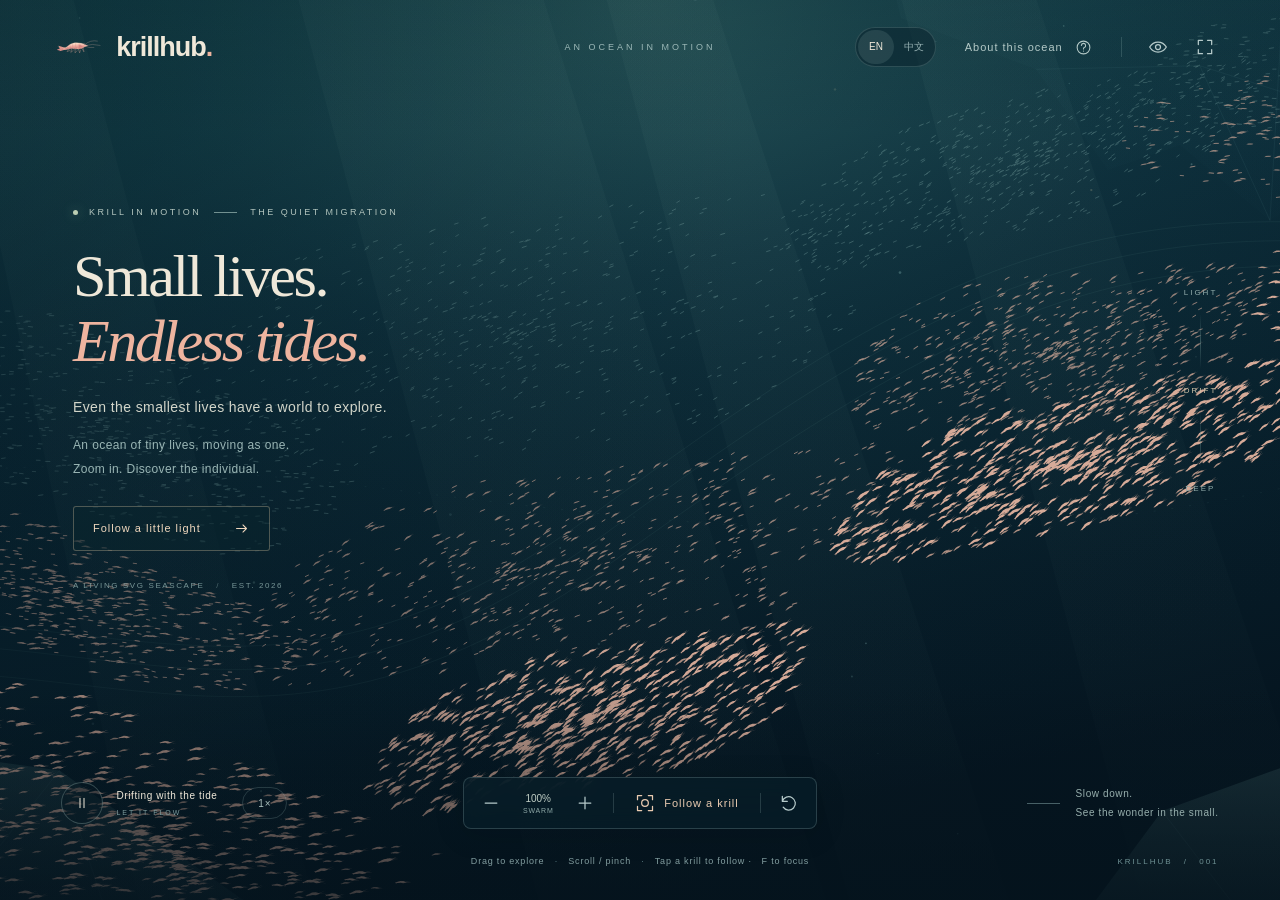
<file: public/index.html>
<!doctype html>
<html lang="en">
<head>
  <!-- Generated by scripts/render_locales.py; edit templates/ and locales/. -->
  <meta charset="utf-8">
  <meta name="viewport" content="width=device-width, initial-scale=1, viewport-fit=cover">
  <meta name="theme-color" content="#071e29">
  <meta name="description" content="Explore a peaceful krill migration in an interactive SVG ocean. Drag, zoom and follow the swarm through a gently animated 2.5D seascape.">
  <meta name="color-scheme" content="dark">
  <title>Krillhub — Interactive Krill Migration</title>
  <meta name="robots" content="index, follow">
  <link rel="canonical" href="https://krillhub.com/">
  <link rel="alternate" hreflang="en" href="https://krillhub.com/">
  <link rel="alternate" hreflang="zh-Hans" href="https://krillhub.com/zh/">
  <link rel="alternate" hreflang="x-default" href="https://krillhub.com/">
  <meta property="og:type" content="website">
  <meta property="og:site_name" content="Krillhub">
  <meta property="og:title" content="Krillhub — Interactive Krill Migration">
  <meta property="og:description" content="Explore a peaceful krill migration in an interactive SVG ocean. Drag, zoom and follow the swarm through a gently animated 2.5D seascape.">
  <meta property="og:url" content="https://krillhub.com/">
  <meta property="og:locale" content="en_US">
  <meta property="og:locale:alternate" content="zh_CN">
  <script type="application/ld+json">
  {
    "@context": "https://schema.org",
    "@type": "WebSite",
    "name": "Krillhub",
    "url": "https://krillhub.com/"
  }
  </script>
  <link rel="icon" href="./favicon.png" type="image/png" sizes="96x96">
  <link rel="stylesheet" href="./style.css">
  <script src="./swarm.js" defer></script>
  <script src="./app.js" defer></script>
</head>
<body>
  <a class="skip-link" href="#scene">Skip to the interactive ocean</a>
  <main id="ocean" aria-label="Krillhub interactive krill migration"
    data-i18n-krill-label="KRILL {number}"
    data-i18n-following="Following · {label}"
    data-i18n-lost-krill="This little light has drifted away. Press F to find your next companion."
    data-i18n-play="Play animation"
    data-i18n-pause="Pause animation"
    data-i18n-motion-paused="A moment of stillness"
    data-i18n-motion-playing="Drifting with the tide"
    data-i18n-speed="Animation speed {speed}×; select to change"
    data-i18n-exit-immersive="Exit immersive mode"
    data-i18n-enter-immersive="Enter immersive mode"
    data-i18n-fullscreen-unavailable="Fullscreen is unavailable in this browser. Try immersive mode instead."
    data-i18n-exit-fullscreen="Exit fullscreen"
    data-i18n-enter-fullscreen="Enter fullscreen"
    data-i18n-lod-swarm="SWARM"
    data-i18n-lod-shapes="SHAPES"
    data-i18n-lod-detail="DETAIL">
    <svg id="scene" xmlns="http://www.w3.org/2000/svg" tabindex="0" role="region" aria-label="Interactive krill migration scene" aria-describedby="scene-help" viewBox="0 0 1600 1000">
      <title>The quiet migration — an ocean in motion</title>
      <desc>Dense coral-pink swarms move through blue-green water. Distant specks reveal individual krill as you zoom in. Drag to pan, scroll or pinch to zoom, select a speck to follow. F focuses, 0 resets, Space pauses.</desc>
      <defs>
        <linearGradient id="ocean-fill" x1="0" y1="0" x2=".3" y2="1">
          <stop stop-color="#12444c"/><stop offset=".42" stop-color="#0a2936"/><stop offset="1" stop-color="#051520"/>
        </linearGradient>
        <radialGradient id="surface-glow" cx=".5" cy="0" r=".85">
          <stop stop-color="#95d3bb" stop-opacity=".19"/><stop offset=".48" stop-color="#4c9897" stop-opacity=".06"/><stop offset="1" stop-color="#0b2632" stop-opacity="0"/>
        </radialGradient>
        <linearGradient id="ray-fill" x1="0" y1="0" x2=".2" y2="1">
          <stop stop-color="#bee3c7" stop-opacity=".065"/><stop offset="1" stop-color="#a7e3d8" stop-opacity="0"/>
        </linearGradient>
        <linearGradient id="shell-fill" x1=".2" y1="0" x2=".5" y2="1">
          <stop stop-color="#fff0d4"/><stop offset=".38" stop-color="#f4baab"/><stop offset="1" stop-color="#c97471"/>
        </linearGradient>
        <linearGradient id="tail-fill" x1="1" y1="0" x2="0" y2="1">
          <stop stop-color="#f3b9a3"/><stop offset="1" stop-color="#b8656c"/>
        </linearGradient>
        <linearGradient id="ice-fill" x1="0" y1="0" x2="0" y2="1">
          <stop stop-color="#82b9b1" stop-opacity=".18"/><stop offset="1" stop-color="#235766" stop-opacity=".02"/>
        </linearGradient>
        <!-- A reusable, hand-drawn 2D krill. The head points along +x. -->
        <g id="krill-art" stroke-linecap="round" stroke-linejoin="round">
          <path d="M-36 5L-61-3-56 8-67 12-53 17-34 11Z" fill="url(#tail-fill)"/>
          <path d="M-51 7L-62 1M-51 10L-63 12M-50 13L-55 16" fill="none" stroke="#f7c6b0" stroke-width=".8"/>
          <path d="M-40 6C-26 4-23-9-7-12 6-16 29-13 39-6L48-3 37 1C29 9 9 12-8 8-22 6-28 15-40 11Z" fill="url(#shell-fill)" stroke="#fbd5bf" stroke-width=".8"/>
          <path d="M-39 7Q-21-1-8-7T31-8" fill="none" stroke="#fff3d6" stroke-opacity=".65" stroke-width="1.2"/>
          <path d="M-28 2L-24 9M-18-6Q-19 2-14 7M-8-11Q-11 0-4 8M3-13Q-2 0 8 9M17-13Q10 1 21 8" fill="none" stroke="#b45e66" stroke-opacity=".65" stroke-width="1"/>
          <path d="M19-8Q12-3 17 2L30 1" fill="#b85965" fill-opacity=".4"/>
          <path d="M-21 9L-29 19-18 15M-11 8L-15 22-6 15M1 9L1 24 8 16M13 8L18 24 21 14M25 5L34 20 32 8" fill="none" stroke="#f2b09e" stroke-width="1.15"/>
          <path d="M36-6Q58-26 84-20M38-3Q65-12 94-4M35-2Q55 7 71 4" fill="none" stroke="#f9cbb5" stroke-width=".85"/>
          <path d="M32-8L35-12" fill="none" stroke="#f2c3b0" stroke-width="2"/>
          <circle cx="36" cy="-11" r="3" fill="#142d38"/><circle cx="36.8" cy="-12" r=".9" fill="#fff2d5"/>
          <circle cx="-4" cy="6" r="1.2" fill="#ffedc9"/><circle cx="9" cy="6" r="1.3" fill="#ffedc9"/>
        </g>
        <g id="krill-distant" stroke-linecap="round">
          <path d="M-39 6Q-10-18 29-5L43 0Q4-3-21 11L-49 13Z" fill="#80aaa8"/>
          <path d="M28-4Q54-19 69-10M30 0L70 2M-15 6L-18 18M0 3L5 17M17 2L27 14" fill="none" stroke="#80aaa8" stroke-width="1.5"/>
        </g>
        <g id="icon-plus"><path d="M12 5v14M5 12h14"/></g>
        <g id="icon-minus"><path d="M5 12h14"/></g>
        <g id="icon-focus"><path d="M8 3H3v5m13-5h5v5M3 16v5h5m13-5v5h-5"/><circle cx="12" cy="12" r="4"/></g>
        <g id="icon-reset"><path d="M4 10a8 8 0 1 1 1 7M4 4v6h6"/></g>
        <g id="icon-pause"><path d="M9 5v14M15 5v14"/></g>
        <g id="icon-play"><path d="m9 5 10 7-10 7Z"/></g>
        <g id="icon-expand"><path d="M9 4H4v5m11-5h5v5M4 15v5h5m11-5v5h-5"/></g>
        <g id="icon-eye"><path d="M2 12s3.5-6 10-6 10 6 10 6-3.5 6-10 6-10-6-10-6Z"/><circle cx="12" cy="12" r="3"/></g>
        <g id="icon-arrow"><path d="M5 12h14m-5-5 5 5-5 5"/></g>
        <g id="icon-help"><circle cx="12" cy="12" r="9"/><path d="M9 9a3 3 0 1 1 4 3c-1 .5-1 1-1 2m0 3v.1"/></g>
      </defs>
      <rect id="water" width="100%" height="100%" fill="url(#ocean-fill)"/>
      <rect width="100%" height="100%" fill="url(#surface-glow)" pointer-events="none"/>
      <g id="light-layer" data-depth="0.2" pointer-events="none">
        <g id="rays" fill="url(#ray-fill)">
          <path d="M180-900 410-900 1210 1650 860 1650Z"/>
          <path d="M520-900 585-900 1390 1550 1180 1550Z"/>
          <path d="M850-900 940-900 1690 1350 1450 1350Z"/>
          <path d="M-160-900-70-900 610 1650 380 1650Z"/>
        </g>
      </g>
      <g id="landscape-layer" data-depth="0.36" pointer-events="none">
        <g fill="url(#ice-fill)">
          <path d="M960-500H1930L1820-40 1690 47 1650 146 1500 245 1400 161 1320 189 1240 77 1090 20Z"/>
          <path d="M-600 1250-80 824 155 856 430 1050 890 1300Z"/>
          <path d="M1040 1360 1380 901 1620 814 2030 1000 2440 1400Z"/>
        </g>
        <g fill="none" stroke="#8ac6bd" stroke-opacity=".08" stroke-width="1">
          <path d="M1240 77 1422 73 1500 245 1519-80M1422 73 1650 146M1690 47 1638-150"/>
          <path d="M-80 824 49 990 155 856 268 1200M1380 901 1517 1080 1620 814 1743 1060"/>
        </g>
      </g>
      <g id="dust-back" data-depth="0.55" pointer-events="none"></g>
      <g id="krill-back" data-depth="0.86" aria-hidden="true"></g>
      <g id="current-layer" data-depth="0.85" pointer-events="none" fill="none" stroke="#87bdb5" stroke-opacity=".065">
        <path d="M-500 775C150 540 300 900 750 570S1370 170 2060 325"/>
        <path d="M-500 803C150 560 300 930 760 594S1390 190 2060 350"/>
        <path d="M-500 836C150 590 300 960 770 624S1410 215 2060 380"/>
        <path d="M-200 570C400 390 900 760 1740 480" stroke-dasharray="2 16"/>
      </g>
      <g id="krill-mid" data-depth="1" aria-hidden="true"></g>
      <g id="dust-front" data-depth="1.14" pointer-events="none"></g>
      <g id="krill-front" data-depth="1.1" aria-hidden="true"></g>
      <g id="reticle" class="reticle" visibility="hidden" pointer-events="none" aria-hidden="true">
        <circle r="32" fill="none" stroke="#eec6ad" stroke-opacity=".7" stroke-width="1" stroke-dasharray="10 8"/>
        <path d="M-42 0h5m37-42v5M42 0h-5M0 42v-5" fill="none" stroke="#eec6ad"/>
        <text id="reticle-label" x="45" y="4" fill="#efcfb5" font-size="10" letter-spacing="1.5">KRILL</text>
      </g>
    </svg>
    <div class="vignette" aria-hidden="true"></div>
    <header class="header ui">
      <a class="brand" href="./" aria-label="Krillhub home">
        <svg viewBox="-70 -38 175 80" class="brand-mark" aria-hidden="true"><use href="#krill-art"/></svg>
        <span>krillhub<span class="brand-dot">.</span></span>
      </a>
      <span class="header-note">AN OCEAN IN MOTION</span>
      <div class="header-actions">
        <nav class="language-switch" aria-label="Language">
          <a href="./" lang="en" hreflang="en" title="English" aria-label="English" aria-current="page">EN</a>
          <a href="zh/" lang="zh-Hans" hreflang="zh-Hans" title="简体中文" aria-label="简体中文">中文</a>
        </nav>
        <button id="help-button" class="text-button" aria-label="About this ocean" aria-haspopup="dialog"><span>About this ocean</span><svg viewBox="0 0 24 24" class="icon" aria-hidden="true"><use href="#icon-help"/></svg></button>
        <span class="header-divider" aria-hidden="true"></span>
        <button id="immersive-button" class="icon-button" aria-label="Enter immersive mode" aria-pressed="false" title="Immersive mode · I"><svg viewBox="0 0 24 24" class="icon" aria-hidden="true"><use href="#icon-eye"/></svg></button>
        <button id="fullscreen-button" class="icon-button" aria-label="Enter fullscreen" aria-pressed="false" title="Fullscreen"><svg viewBox="0 0 24 24" class="icon" aria-hidden="true"><use href="#icon-expand"/></svg></button>
      </div>
    </header>
    <section class="intro ui" aria-labelledby="page-title">
      <div class="eyebrow"><span class="live-dot"></span>KRILL IN MOTION <span class="eyebrow-line"></span> THE QUIET MIGRATION</div>
      <h1 id="page-title">Small lives.<br><em>Endless tides.</em></h1>
      <p class="intro-cn">Even the smallest lives have a world to explore.</p>
      <p class="intro-copy">An ocean of tiny lives, moving as one.<br>Zoom in. Discover the individual.</p>
      <button id="explore-button" class="explore-button"><span>Follow a little light</span><svg viewBox="0 0 24 24" class="icon" aria-hidden="true"><use href="#icon-arrow"/></svg></button>
      <div class="intro-footnote">A LIVING SVG SEASCAPE <span> / </span> EST. 2026</div>
    </section>
    <aside class="depth-marker ui" aria-label="Illustrative scene layers, not actual water depth">
      <span>LIGHT</span><i></i><span class="depth-mid">DRIFT</span><i></i><span>DEEP</span>
    </aside>
    <div id="selection-card" class="selection-card ui" hidden>
      <span class="live-dot"></span><span id="selection-label">Following</span>
      <button id="unfollow-button" aria-label="Stop following" title="Stop following · Esc">×</button>
    </div>
    <footer class="footer ui">
      <div class="playback">
        <button id="pause-button" class="round-button" aria-label="Pause animation" aria-pressed="false" title="Pause / play · Space"><svg viewBox="0 0 24 24" class="icon" aria-hidden="true"><use id="pause-icon" href="#icon-pause"/></svg></button>
        <div class="playback-copy"><span id="motion-label">Drifting with the tide</span><span class="playback-sub">LET IT FLOW</span></div>
        <button id="speed-button" class="speed-button" aria-label="Animation speed 1×; select to change">1×</button>
      </div>
      <div class="camera-tools" role="toolbar" aria-label="Scene controls">
        <button id="zoom-out" class="icon-button" aria-label="Zoom out" title="Zoom out · −"><svg viewBox="0 0 24 24" class="icon" aria-hidden="true"><use href="#icon-minus"/></svg></button>
        <div class="zoom-readout"><output id="zoom-label" aria-label="Scene zoom level">100%</output><span id="lod-label" aria-hidden="true">SWARM</span></div>
        <button id="zoom-in" class="icon-button" aria-label="Zoom in" title="Zoom in · +"><svg viewBox="0 0 24 24" class="icon" aria-hidden="true"><use href="#icon-plus"/></svg></button>
        <span class="tool-divider" aria-hidden="true"></span>
        <button id="focus-button" class="focus-button" aria-label="Focus on and follow a krill" title="Focus and follow · F"><svg viewBox="0 0 24 24" class="icon" aria-hidden="true"><use href="#icon-focus"/></svg><span>Follow a krill</span></button>
        <span class="tool-divider" aria-hidden="true"></span>
        <button id="reset-button" class="icon-button" aria-label="Reset view" title="Reset view · 0"><svg viewBox="0 0 24 24" class="icon" aria-hidden="true"><use href="#icon-reset"/></svg></button>
      </div>
      <div class="view-note"><span class="view-note-line"></span><span>Slow down.<br>See the wonder in the small.</span></div>
      <p id="scene-help" class="gesture-hint">Drag to explore <span>·</span> Scroll / pinch <span>·</span> Tap a krill to follow <span class="keyboard-hint">· &nbsp; F to focus</span></p>
      <div class="edition">KRILLHUB <span> / </span> 001</div>
    </footer>
    <button id="exit-immersive" class="exit-immersive" hidden>Exit immersive mode <kbd>I</kbd></button>
    <div id="toast" class="toast" role="status" aria-live="polite"></div>
    <noscript><div class="noscript">Enable JavaScript to watch the krill animation and use drag, zoom and follow controls. You can still read this page and change its language.</div></noscript>
  </main>
  <dialog id="about-dialog" aria-labelledby="about-title">
    <div class="dialog-top"><span class="eyebrow">FIELD NOTES / 001</span><button id="close-dialog" class="icon-button" aria-label="Close instructions">×</button></div>
    <svg class="about-krill" viewBox="-80 -45 190 90" aria-hidden="true"><use href="#krill-art"/></svg>
    <h2 id="about-title">One ocean. A tiny adventure.</h2>
    <p>Krillhub is an animated SVG illustration with dense, patchy swarms. Flat layers drift at different speeds for 2.5D parallax. Zooming reveals silhouettes and detailed krill without switching to a 3D scene.</p>
    <p class="art-note">This is an artistic interpretation of krill migration, not a scientific simulation of animal behaviour, water depth or a real ocean location.</p>
    <p class="lod-note">Zoom from 20% to 2,400%: distant specks become silhouettes, then detailed SVG krill. Every speck keeps its identity. Brightness and population are illustrative, not measured data.</p>
    <div class="instructions">
      <div><span>Explore</span><span>Mouse / one-finger drag · Arrow keys</span></div>
      <div><span>Zoom</span><span>Scroll / pinch · 20–2,400% · <kbd>+</kbd> <kbd>−</kbd></span></div>
      <div><span>Focus and follow</span><span>Select a krill · <kbd>F</kbd></span></div>
      <div><span>Take a closer look</span><span>Double-click the scene</span></div>
      <div><span>Pause / play</span><span><kbd>Space</kbd></span></div>
      <div><span>Reset / stop following</span><span><kbd>0</kbd> / <kbd>Esc</kbd></span></div>
      <div><span>Immersive mode</span><span><kbd>I</kbd></span></div>
    </div>
    <p class="dialog-bottom">No sign-in. No tracking. Just let your eyes follow the tide.</p>
  </dialog>
</body>
</html>
</file>
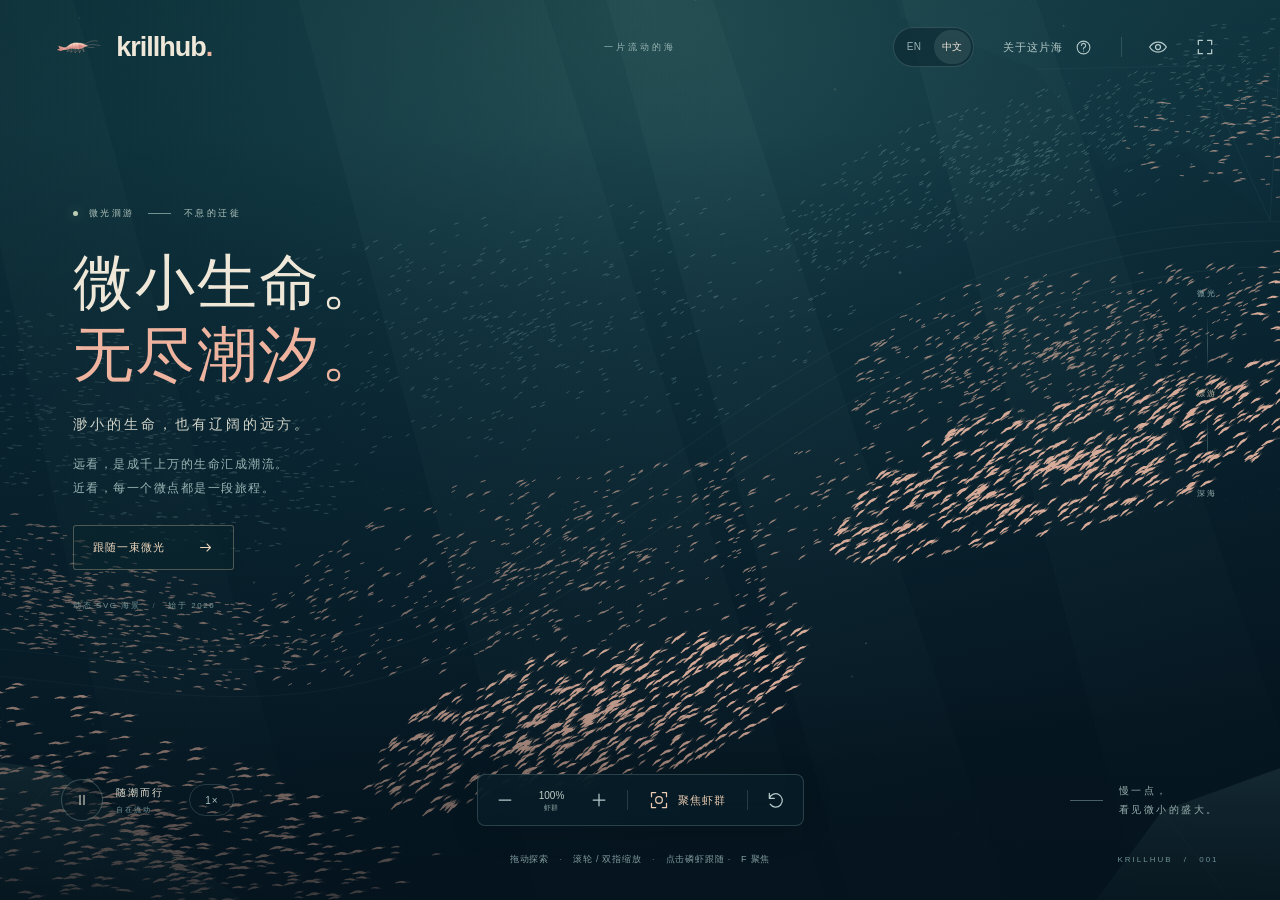
<file: public/zh/index.html>
<!doctype html>
<html lang="zh-Hans">
<head>
  <!-- Generated by scripts/render_locales.py; edit templates/ and locales/. -->
  <meta charset="utf-8">
  <meta name="viewport" content="width=device-width, initial-scale=1, viewport-fit=cover">
  <meta name="theme-color" content="#071e29">
  <meta name="description" content="Krillhub · 微光洄游。一片由 SVG 绘制的海，和一群向光而行的磷虾。拖动、缩放，跟随微小生命的旅程。">
  <meta name="color-scheme" content="dark">
  <title>Krillhub · 微光洄游</title>
  <meta name="robots" content="index, follow">
  <link rel="canonical" href="https://krillhub.com/zh/">
  <link rel="alternate" hreflang="en" href="https://krillhub.com/">
  <link rel="alternate" hreflang="zh-Hans" href="https://krillhub.com/zh/">
  <link rel="alternate" hreflang="x-default" href="https://krillhub.com/">
  <meta property="og:type" content="website">
  <meta property="og:site_name" content="Krillhub">
  <meta property="og:title" content="Krillhub · 微光洄游">
  <meta property="og:description" content="Krillhub · 微光洄游。一片由 SVG 绘制的海，和一群向光而行的磷虾。拖动、缩放，跟随微小生命的旅程。">
  <meta property="og:url" content="https://krillhub.com/zh/">
  <meta property="og:locale" content="zh_CN">
  <meta property="og:locale:alternate" content="en_US">
  <script type="application/ld+json">
  {
    "@context": "https://schema.org",
    "@type": "WebSite",
    "name": "Krillhub",
    "url": "https://krillhub.com/"
  }
  </script>
  <link rel="icon" href="../favicon.png" type="image/png" sizes="96x96">
  <link rel="stylesheet" href="../style.css">
  <script src="../swarm.js" defer></script>
  <script src="../app.js" defer></script>
</head>
<body>
  <a class="skip-link" href="#scene">跳到交互海洋</a>
  <main id="ocean" aria-label="Krillhub 磷虾洄游交互画面"
    data-i18n-krill-label="磷虾 {number}"
    data-i18n-following="正在跟随 · {label}"
    data-i18n-lost-krill="这束微光游向了远方。按 F，发现下一位旅伴。"
    data-i18n-play="播放动画"
    data-i18n-pause="暂停动画"
    data-i18n-motion-paused="此刻，静谧"
    data-i18n-motion-playing="随潮而行"
    data-i18n-speed="动画速度 {speed} 倍，点击切换"
    data-i18n-exit-immersive="退出沉浸模式"
    data-i18n-enter-immersive="进入沉浸模式"
    data-i18n-fullscreen-unavailable="当前浏览器未允许全屏，可以使用沉浸模式。"
    data-i18n-exit-fullscreen="退出全屏"
    data-i18n-enter-fullscreen="进入全屏"
    data-i18n-lod-swarm="虾群"
    data-i18n-lod-shapes="轮廓"
    data-i18n-lod-detail="近观">
    <svg id="scene" xmlns="http://www.w3.org/2000/svg" tabindex="0" role="region" aria-label="可交互的磷虾迁徙画面" aria-describedby="scene-help" viewBox="0 0 1600 1000">
      <title>微光洄游 · 一片流动的海</title>
      <desc>密集的珊瑚粉色虾群穿过蓝绿色海水。放大后，远处微点逐渐显现磷虾个体。拖动平移，滚轮或双指缩放，点击微点跟随。F 聚焦，0 复位，空格暂停。</desc>
      <defs>
        <linearGradient id="ocean-fill" x1="0" y1="0" x2=".3" y2="1">
          <stop stop-color="#12444c"/><stop offset=".42" stop-color="#0a2936"/><stop offset="1" stop-color="#051520"/>
        </linearGradient>
        <radialGradient id="surface-glow" cx=".5" cy="0" r=".85">
          <stop stop-color="#95d3bb" stop-opacity=".19"/><stop offset=".48" stop-color="#4c9897" stop-opacity=".06"/><stop offset="1" stop-color="#0b2632" stop-opacity="0"/>
        </radialGradient>
        <linearGradient id="ray-fill" x1="0" y1="0" x2=".2" y2="1">
          <stop stop-color="#bee3c7" stop-opacity=".065"/><stop offset="1" stop-color="#a7e3d8" stop-opacity="0"/>
        </linearGradient>
        <linearGradient id="shell-fill" x1=".2" y1="0" x2=".5" y2="1">
          <stop stop-color="#fff0d4"/><stop offset=".38" stop-color="#f4baab"/><stop offset="1" stop-color="#c97471"/>
        </linearGradient>
        <linearGradient id="tail-fill" x1="1" y1="0" x2="0" y2="1">
          <stop stop-color="#f3b9a3"/><stop offset="1" stop-color="#b8656c"/>
        </linearGradient>
        <linearGradient id="ice-fill" x1="0" y1="0" x2="0" y2="1">
          <stop stop-color="#82b9b1" stop-opacity=".18"/><stop offset="1" stop-color="#235766" stop-opacity=".02"/>
        </linearGradient>
        <!-- A reusable, hand-drawn 2D krill. The head points along +x. -->
        <g id="krill-art" stroke-linecap="round" stroke-linejoin="round">
          <path d="M-36 5L-61-3-56 8-67 12-53 17-34 11Z" fill="url(#tail-fill)"/>
          <path d="M-51 7L-62 1M-51 10L-63 12M-50 13L-55 16" fill="none" stroke="#f7c6b0" stroke-width=".8"/>
          <path d="M-40 6C-26 4-23-9-7-12 6-16 29-13 39-6L48-3 37 1C29 9 9 12-8 8-22 6-28 15-40 11Z" fill="url(#shell-fill)" stroke="#fbd5bf" stroke-width=".8"/>
          <path d="M-39 7Q-21-1-8-7T31-8" fill="none" stroke="#fff3d6" stroke-opacity=".65" stroke-width="1.2"/>
          <path d="M-28 2L-24 9M-18-6Q-19 2-14 7M-8-11Q-11 0-4 8M3-13Q-2 0 8 9M17-13Q10 1 21 8" fill="none" stroke="#b45e66" stroke-opacity=".65" stroke-width="1"/>
          <path d="M19-8Q12-3 17 2L30 1" fill="#b85965" fill-opacity=".4"/>
          <path d="M-21 9L-29 19-18 15M-11 8L-15 22-6 15M1 9L1 24 8 16M13 8L18 24 21 14M25 5L34 20 32 8" fill="none" stroke="#f2b09e" stroke-width="1.15"/>
          <path d="M36-6Q58-26 84-20M38-3Q65-12 94-4M35-2Q55 7 71 4" fill="none" stroke="#f9cbb5" stroke-width=".85"/>
          <path d="M32-8L35-12" fill="none" stroke="#f2c3b0" stroke-width="2"/>
          <circle cx="36" cy="-11" r="3" fill="#142d38"/><circle cx="36.8" cy="-12" r=".9" fill="#fff2d5"/>
          <circle cx="-4" cy="6" r="1.2" fill="#ffedc9"/><circle cx="9" cy="6" r="1.3" fill="#ffedc9"/>
        </g>
        <g id="krill-distant" stroke-linecap="round">
          <path d="M-39 6Q-10-18 29-5L43 0Q4-3-21 11L-49 13Z" fill="#80aaa8"/>
          <path d="M28-4Q54-19 69-10M30 0L70 2M-15 6L-18 18M0 3L5 17M17 2L27 14" fill="none" stroke="#80aaa8" stroke-width="1.5"/>
        </g>
        <g id="icon-plus"><path d="M12 5v14M5 12h14"/></g>
        <g id="icon-minus"><path d="M5 12h14"/></g>
        <g id="icon-focus"><path d="M8 3H3v5m13-5h5v5M3 16v5h5m13-5v5h-5"/><circle cx="12" cy="12" r="4"/></g>
        <g id="icon-reset"><path d="M4 10a8 8 0 1 1 1 7M4 4v6h6"/></g>
        <g id="icon-pause"><path d="M9 5v14M15 5v14"/></g>
        <g id="icon-play"><path d="m9 5 10 7-10 7Z"/></g>
        <g id="icon-expand"><path d="M9 4H4v5m11-5h5v5M4 15v5h5m11-5v5h-5"/></g>
        <g id="icon-eye"><path d="M2 12s3.5-6 10-6 10 6 10 6-3.5 6-10 6-10-6-10-6Z"/><circle cx="12" cy="12" r="3"/></g>
        <g id="icon-arrow"><path d="M5 12h14m-5-5 5 5-5 5"/></g>
        <g id="icon-help"><circle cx="12" cy="12" r="9"/><path d="M9 9a3 3 0 1 1 4 3c-1 .5-1 1-1 2m0 3v.1"/></g>
      </defs>
      <rect id="water" width="100%" height="100%" fill="url(#ocean-fill)"/>
      <rect width="100%" height="100%" fill="url(#surface-glow)" pointer-events="none"/>
      <g id="light-layer" data-depth="0.2" pointer-events="none">
        <g id="rays" fill="url(#ray-fill)">
          <path d="M180-900 410-900 1210 1650 860 1650Z"/>
          <path d="M520-900 585-900 1390 1550 1180 1550Z"/>
          <path d="M850-900 940-900 1690 1350 1450 1350Z"/>
          <path d="M-160-900-70-900 610 1650 380 1650Z"/>
        </g>
      </g>
      <g id="landscape-layer" data-depth="0.36" pointer-events="none">
        <g fill="url(#ice-fill)">
          <path d="M960-500H1930L1820-40 1690 47 1650 146 1500 245 1400 161 1320 189 1240 77 1090 20Z"/>
          <path d="M-600 1250-80 824 155 856 430 1050 890 1300Z"/>
          <path d="M1040 1360 1380 901 1620 814 2030 1000 2440 1400Z"/>
        </g>
        <g fill="none" stroke="#8ac6bd" stroke-opacity=".08" stroke-width="1">
          <path d="M1240 77 1422 73 1500 245 1519-80M1422 73 1650 146M1690 47 1638-150"/>
          <path d="M-80 824 49 990 155 856 268 1200M1380 901 1517 1080 1620 814 1743 1060"/>
        </g>
      </g>
      <g id="dust-back" data-depth="0.55" pointer-events="none"></g>
      <g id="krill-back" data-depth="0.86" aria-hidden="true"></g>
      <g id="current-layer" data-depth="0.85" pointer-events="none" fill="none" stroke="#87bdb5" stroke-opacity=".065">
        <path d="M-500 775C150 540 300 900 750 570S1370 170 2060 325"/>
        <path d="M-500 803C150 560 300 930 760 594S1390 190 2060 350"/>
        <path d="M-500 836C150 590 300 960 770 624S1410 215 2060 380"/>
        <path d="M-200 570C400 390 900 760 1740 480" stroke-dasharray="2 16"/>
      </g>
      <g id="krill-mid" data-depth="1" aria-hidden="true"></g>
      <g id="dust-front" data-depth="1.14" pointer-events="none"></g>
      <g id="krill-front" data-depth="1.1" aria-hidden="true"></g>
      <g id="reticle" class="reticle" visibility="hidden" pointer-events="none" aria-hidden="true">
        <circle r="32" fill="none" stroke="#eec6ad" stroke-opacity=".7" stroke-width="1" stroke-dasharray="10 8"/>
        <path d="M-42 0h5m37-42v5M42 0h-5M0 42v-5" fill="none" stroke="#eec6ad"/>
        <text id="reticle-label" x="45" y="4" fill="#efcfb5" font-size="10" letter-spacing="1.5">磷虾</text>
      </g>
    </svg>
    <div class="vignette" aria-hidden="true"></div>
    <header class="header ui">
      <a class="brand" href="./" aria-label="Krillhub 首页">
        <svg viewBox="-70 -38 175 80" class="brand-mark" aria-hidden="true"><use href="#krill-art"/></svg>
        <span>krillhub<span class="brand-dot">.</span></span>
      </a>
      <span class="header-note">一片流动的海</span>
      <div class="header-actions">
        <nav class="language-switch" aria-label="语言">
          <a href="../" lang="en" hreflang="en" title="English" aria-label="English">EN</a>
          <a href="./" lang="zh-Hans" hreflang="zh-Hans" title="简体中文" aria-label="简体中文" aria-current="page">中文</a>
        </nav>
        <button id="help-button" class="text-button" aria-label="关于这片海" aria-haspopup="dialog"><span>关于这片海</span><svg viewBox="0 0 24 24" class="icon" aria-hidden="true"><use href="#icon-help"/></svg></button>
        <span class="header-divider" aria-hidden="true"></span>
        <button id="immersive-button" class="icon-button" aria-label="进入沉浸模式" aria-pressed="false" title="沉浸模式 · I"><svg viewBox="0 0 24 24" class="icon" aria-hidden="true"><use href="#icon-eye"/></svg></button>
        <button id="fullscreen-button" class="icon-button" aria-label="进入全屏" aria-pressed="false" title="全屏"><svg viewBox="0 0 24 24" class="icon" aria-hidden="true"><use href="#icon-expand"/></svg></button>
      </div>
    </header>
    <section class="intro ui" aria-labelledby="page-title">
      <div class="eyebrow"><span class="live-dot"></span>微光洄游 <span class="eyebrow-line"></span> 不息的迁徙</div>
      <h1 id="page-title">微小生命。<br><em>无尽潮汐。</em></h1>
      <p class="intro-cn">渺小的生命，也有辽阔的远方。</p>
      <p class="intro-copy">远看，是成千上万的生命汇成潮流。<br>近看，每一个微点都是一段旅程。</p>
      <button id="explore-button" class="explore-button"><span>跟随一束微光</span><svg viewBox="0 0 24 24" class="icon" aria-hidden="true"><use href="#icon-arrow"/></svg></button>
      <div class="intro-footnote">动态 SVG 海景 <span> / </span> 始于 2026</div>
    </section>
    <aside class="depth-marker ui" aria-label="画面层次示意，不代表实际水深">
      <span>微光</span><i></i><span class="depth-mid">漂游</span><i></i><span>深海</span>
    </aside>
    <div id="selection-card" class="selection-card ui" hidden>
      <span class="live-dot"></span><span id="selection-label">正在跟随</span>
      <button id="unfollow-button" aria-label="取消跟随" title="取消跟随 · Esc">×</button>
    </div>
    <footer class="footer ui">
      <div class="playback">
        <button id="pause-button" class="round-button" aria-label="暂停动画" aria-pressed="false" title="暂停 / 播放 · 空格"><svg viewBox="0 0 24 24" class="icon" aria-hidden="true"><use id="pause-icon" href="#icon-pause"/></svg></button>
        <div class="playback-copy"><span id="motion-label">随潮而行</span><span class="playback-sub">自在流动</span></div>
        <button id="speed-button" class="speed-button" aria-label="动画速度 1 倍，点击切换">1×</button>
      </div>
      <div class="camera-tools" role="toolbar" aria-label="画面视角控制">
        <button id="zoom-out" class="icon-button" aria-label="缩小" title="缩小 · −"><svg viewBox="0 0 24 24" class="icon" aria-hidden="true"><use href="#icon-minus"/></svg></button>
        <div class="zoom-readout"><output id="zoom-label" aria-label="画面缩放比例">100%</output><span id="lod-label" aria-hidden="true">虾群</span></div>
        <button id="zoom-in" class="icon-button" aria-label="放大" title="放大 · +"><svg viewBox="0 0 24 24" class="icon" aria-hidden="true"><use href="#icon-plus"/></svg></button>
        <span class="tool-divider" aria-hidden="true"></span>
        <button id="focus-button" class="focus-button" aria-label="聚焦并跟随一只磷虾" title="聚焦跟随 · F"><svg viewBox="0 0 24 24" class="icon" aria-hidden="true"><use href="#icon-focus"/></svg><span>聚焦虾群</span></button>
        <span class="tool-divider" aria-hidden="true"></span>
        <button id="reset-button" class="icon-button" aria-label="返回全景" title="返回全景 · 0"><svg viewBox="0 0 24 24" class="icon" aria-hidden="true"><use href="#icon-reset"/></svg></button>
      </div>
      <div class="view-note"><span class="view-note-line"></span><span>慢一点，<br>看见微小的盛大。</span></div>
      <p id="scene-help" class="gesture-hint">拖动探索 <span>·</span> 滚轮 / 双指缩放 <span>·</span> 点击磷虾跟随 <span class="keyboard-hint">· &nbsp; F 聚焦</span></p>
      <div class="edition">KRILLHUB <span> / </span> 001</div>
    </footer>
    <button id="exit-immersive" class="exit-immersive" hidden>退出沉浸 <kbd>I</kbd></button>
    <div id="toast" class="toast" role="status" aria-live="polite"></div>
    <noscript><div class="noscript">请开启 JavaScript，以观看磷虾迁徙动画并使用拖动、缩放与聚焦功能。不开启时，仍可阅读文案和切换语言。</div></noscript>
  </main>
  <dialog id="about-dialog" aria-labelledby="about-title">
    <div class="dialog-top"><span class="eyebrow">观察札记 / 001</span><button id="close-dialog" class="icon-button" aria-label="关闭说明">×</button></div>
    <svg class="about-krill" viewBox="-80 -45 190 90" aria-hidden="true"><use href="#krill-art"/></svg>
    <h2 id="about-title">一片海，一场微小的远行。</h2>
    <p>Krillhub 是一幅可以探索的 SVG 动态插画。密集虾群形成团块、条带与间隙；不同平面图层以速度差构成 2.5D 视差。逐渐放大，微点显现轮廓，再成为细致的磷虾，不需要 3D 场景。</p>
    <p class="art-note">这是一种关于磷虾迁徙的艺术表达，不是物种行为、水深或真实海域的科学模拟。</p>
    <p class="lod-note">支持 20%–2,400% 缩放：远处微点逐渐显现轮廓，近看成为完整的 SVG 磷虾。每个微点保留自己的身份。亮度与数量均为艺术表现，并非实测数据。</p>
    <div class="instructions">
      <div><span>探索画面</span><span>鼠标 / 单指拖动 · 方向键</span></div>
      <div><span>放大缩小</span><span>滚轮 / 双指捏合 · 20%–2,400% · <kbd>+</kbd> <kbd>−</kbd></span></div>
      <div><span>聚焦跟随</span><span>点击磷虾 · <kbd>F</kbd></span></div>
      <div><span>局部近观</span><span>双击画面</span></div>
      <div><span>暂停 / 播放</span><span><kbd>Space</kbd></span></div>
      <div><span>返回全景 / 取消跟随</span><span><kbd>0</kbd> / <kbd>Esc</kbd></span></div>
      <div><span>沉浸模式</span><span><kbd>I</kbd></span></div>
    </div>
    <p class="dialog-bottom">无需登录，没有追踪。让目光，随潮而行。</p>
  </dialog>
</body>
</html>
</file>
<file: public/style.css>
:root {
  color-scheme: dark;
  --ink: #efe8d9;
  --muted: #98b2b4;
  --coral: #eeb49f;
  --line: rgba(185, 216, 211, .18);
  --glass: rgba(7, 29, 40, .82);
  font-family: -apple-system, BlinkMacSystemFont, "Segoe UI", "PingFang SC", "Microsoft YaHei", sans-serif;
  font-synthesis: none;
}
* { box-sizing: border-box; }
html, body { width: 100%; height: 100%; margin: 0; overflow: hidden; background: #071e29; }
body { color: var(--ink); -webkit-tap-highlight-color: transparent; }
button, a { touch-action: manipulation; }
button { font: inherit; color: inherit; cursor: pointer; border: 0; background: none; }
button:disabled { opacity: .3; cursor: default; }
button, a { -webkit-user-select: none; user-select: none; }
a { color: inherit; text-decoration: none; }
button:focus-visible, a:focus-visible, #scene:focus-visible { outline: 2px solid var(--coral); outline-offset: 5px; }
[hidden] { display: none !important; }
#ocean { position: relative; width: 100%; height: 100%; height: 100dvh; isolation: isolate; overflow: hidden; }
#scene { display: block; width: 100%; height: 100%; touch-action: none; user-select: none; cursor: grab; }
#scene.dragging { cursor: grabbing; }
#scene .krill { cursor: pointer; }
#scene .krill:hover { filter: brightness(1.18); }
.vignette { position: absolute; inset: 0; pointer-events: none; background: linear-gradient(90deg, rgba(4, 20, 30, .33), transparent 58%), linear-gradient(0deg, rgba(4, 18, 27, .7), transparent 24%, transparent 85%, rgba(4, 20, 28, .16)); }
.ui { position: absolute; transition: opacity .45s, transform .45s; }
.header { z-index: 5; top: 0; left: 0; width: 100%; padding: max(27px, env(safe-area-inset-top)) 4.4%; display: flex; align-items: center; justify-content: space-between; gap: 24px; }
.brand { display: flex; align-items: center; gap: 13px; font-size: 27px; font-weight: 640; letter-spacing: -1px; }
.brand-dot { color: var(--coral); }
.brand-mark { width: 47px; height: 32px; overflow: visible; }
.header-note { position: absolute; left: 50%; transform: translateX(-50%); font-size: 9px; letter-spacing: 3px; color: #9db9b8; }
.header-actions { display: flex; align-items: center; gap: 9px; }
.text-button { display: flex; gap: 12px; align-items: center; padding: 8px 12px; font-size: 11px; letter-spacing: 1px; color: #b4c9c7; }
.text-button .icon { width: 17px; height: 17px; }
.header-divider, .tool-divider { display: block; width: 1px; height: 20px; background: var(--line); margin: 0 8px; }
.icon { display: block; width: 20px; height: 20px; fill: none; stroke: currentColor; stroke-width: 1.5; stroke-linecap: round; stroke-linejoin: round; overflow: visible; }
.icon-button { min-width: 38px; height: 38px; padding: 9px; display: flex; align-items: center; justify-content: center; border-radius: 50%; color: #b6caca; transition: background .2s, color .2s; }
.icon-button:hover:not(:disabled), .text-button:hover { background: rgba(174, 217, 205, .08); color: #fff1d9; }
.intro { pointer-events: none; left: 5.7%; top: 23%; z-index: 2; }
.intro button { pointer-events: auto; }
.eyebrow { display: flex; gap: 11px; align-items: center; font-size: 9px; letter-spacing: 2.5px; color: #b3c5be; }
.live-dot { display: inline-block; width: 5px; height: 5px; background: #bcceb3; border-radius: 50%; flex-shrink: 0; box-shadow: 0 0 12px rgba(187, 219, 180, .4); }
.eyebrow-line { width: 23px; height: 1px; background: #729191; margin: 0 2px; }
h1 { margin: 27px 0 25px; font-family: "Iowan Old Style", "Palatino Linotype", "Book Antiqua", Palatino, Georgia, serif; font-size: clamp(44px, 4.7vw, 78px); line-height: 1.08; letter-spacing: -2.5px; font-weight: 400; }
h1 em { color: var(--coral); font-weight: 400; }
.intro-cn { font-size: 14px; font-weight: 400; letter-spacing: 3px; margin: 0 0 18px; color: #d2d5c9; }
.intro-copy { font-size: 12px; letter-spacing: 1.5px; line-height: 2; color: #9ab6b5; margin-bottom: 25px; }
.explore-button { display: flex; align-items: center; gap: 32px; font-size: 11px; letter-spacing: 1px; padding: 13px 19px; border: 1px solid rgba(208, 189, 159, .35); border-radius: 3px; color: #efd7bd; background: rgba(9, 36, 45, .5); transition: background .2s, border-color .2s; }
.explore-button:hover { background: rgba(220, 175, 151, .12); border-color: var(--coral); }
.explore-button .icon { width: 17px; height: 17px; }
.intro-footnote { font-size: 8px; letter-spacing: 1.6px; color: #789697; margin-top: 30px; }
.intro-footnote span { padding: 0 8px; opacity: .6; }
.depth-marker { right: 4.9%; top: 32%; display: flex; flex-direction: column; align-items: center; gap: 17px; color: #91acab; font-size: 8px; letter-spacing: 2px; }
.depth-marker i { width: 1px; height: 55px; background: linear-gradient(transparent, #779d9b, transparent); opacity: .4; }
.depth-mid { color: #d1c4a9; }
.footer { left: 0; right: 0; bottom: 0; padding: 25px 4.8% max(34px, env(safe-area-inset-bottom)); z-index: 4; display: grid; grid-template-columns: 1fr auto 1fr; align-items: center; gap: 27px 20px; pointer-events: none; }
.footer button, .camera-tools { pointer-events: auto; }
.playback { display: flex; align-items: center; gap: 13px; }
.round-button { width: 42px; height: 42px; border: 1px solid rgba(168, 197, 191, .3); border-radius: 50%; display: grid; place-items: center; background: rgba(5, 23, 33, .4); transition: background .2s; }
.round-button:hover { background: rgba(157, 193, 185, .14); }
.round-button .icon { width: 16px; height: 16px; }
.playback-copy { font-size: 10px; letter-spacing: 2px; line-height: 1.6; }
.playback-sub { display: block; color: #7e9c9e; font-size: 7px; letter-spacing: 2px; margin-top: 3px; }
.speed-button { align-self: center; margin-left: 12px; color: #a8bebb; font-size: 10px; letter-spacing: 1px; border: 1px solid var(--line); border-radius: 20px; min-width: 45px; min-height: 32px; padding: 6px 9px; }
.speed-button:hover { border-color: var(--coral); }
.camera-tools { border: 1px solid rgba(170, 202, 198, .22); border-radius: 8px; background: var(--glass); backdrop-filter: blur(12px); display: flex; align-items: center; gap: 1px; padding: 6px 8px; box-shadow: 0 5px 30px rgba(1, 10, 18, .13); }
.camera-tools .icon-button { border-radius: 5px; }
#zoom-label { color: #c0cec5; font-size: 10px; min-width: 48px; text-align: center; font-variant-numeric: tabular-nums; }
.focus-button { display: flex; align-items: center; gap: 9px; padding: 9px 12px; min-height: 38px; font-size: 11px; letter-spacing: 1px; color: #eacbb1; border-radius: 4px; }
.focus-button:hover { background: rgba(205, 192, 157, .08); }
.view-note { justify-self: end; display: flex; align-items: center; gap: 16px; font-size: 10px; letter-spacing: 2.5px; line-height: 1.9; color: #97afad; }
.view-note-line { display: block; height: 1px; width: 33px; background: #749396; opacity: .6; }
.gesture-hint { grid-column: 2; margin: 0; text-align: center; font-size: 9px; letter-spacing: .8px; color: #829d9f; }
.gesture-hint span { padding: 0 7px; color: #56777d; }
.gesture-hint .keyboard-hint { color: inherit; padding: 0; }
.edition { grid-column: 3; justify-self: end; font-size: 8px; letter-spacing: 2px; color: #6e9093; }
.edition span { padding: 0 7px; }
.selection-card { z-index: 4; left: 50%; top: 108px; transform: translateX(-50%); display: flex; align-items: center; gap: 10px; padding: 8px 10px 8px 17px; background: var(--glass); border: 1px solid var(--line); border-radius: 30px; color: #dec5ad; font-size: 10px; letter-spacing: 1px; white-space: nowrap; }
.selection-card button { font-size: 21px; color: #a8c2bd; padding: 0 7px; min-width: 30px; min-height: 30px; }
body.exploring .intro { opacity: 0; visibility: hidden; transform: translateY(-8px); transition: opacity .4s, visibility .4s, transform .4s; }
body.immersive .ui { opacity: 0; visibility: hidden; pointer-events: none; }
body.immersive .ui button { pointer-events: none; }
.exit-immersive { position: absolute; top: max(25px, env(safe-area-inset-top)); right: 25px; z-index: 8; border: 1px solid var(--line); background: var(--glass); border-radius: 25px; font-size: 10px; letter-spacing: 1px; color: #bdd0c9; padding: 11px 17px; }
.exit-immersive kbd { margin-left: 10px; }
.toast { position: absolute; left: 50%; bottom: 170px; transform: translateX(-50%); opacity: 0; transition: opacity .2s; z-index: 9; border: 1px solid var(--line); border-radius: 8px; background: #102f3b; padding: 12px 18px; font-size: 12px; color: #dddfce; pointer-events: none; max-width: 90%; text-align: center; }
.toast.visible { opacity: 1; }
dialog { width: min(480px, calc(100vw - 32px)); max-height: calc(100dvh - 40px); border: 1px solid #37535a; border-radius: 12px; padding: 27px 33px; color: var(--ink); background: #0b2733; box-shadow: 0 30px 120px #0008; overflow-y: auto; }
dialog::backdrop { background: rgba(2, 13, 22, .7); backdrop-filter: blur(8px); }
.dialog-top { display: flex; align-items: center; justify-content: space-between; }
.dialog-top .eyebrow { font-size: 8px; }
#close-dialog { font-size: 26px; }
.about-krill { width: 155px; height: 75px; margin: 12px 0; }
dialog h2 { font-size: 21px; font-weight: 450; letter-spacing: 1px; margin: 0 0 21px; }
dialog p { font-size: 12px; line-height: 1.9; color: #b2c6c1; }
dialog .art-note { font-size: 11px; color: #8aa7a8; }
.instructions { border-top: 1px solid var(--line); margin-top: 24px; padding-top: 13px; }
.instructions div { display: flex; justify-content: space-between; gap: 10px; padding: 9px 0; font-size: 10px; color: #d2d1bc; }
.instructions div span:last-child { color: #a0bcba; text-align: right; }
kbd { border: 1px solid #456067; border-radius: 3px; padding: 1px 4px; font-size: 9px; font-family: inherit; }
.dialog-bottom { padding-top: 13px; font-size: 10px; border-top: 1px solid var(--line); }
.skip-link { position: absolute; top: -80px; left: 20px; z-index: 20; background: #143e48; padding: 12px; }
.skip-link:focus { top: 15px; }
.noscript { position: absolute; bottom: 180px; left: 10%; right: 10%; text-align: center; background: #143d48; padding: 20px; line-height: 1.8; }
@media (min-width: 1800px) { .intro { top: 27%; } }
@media (max-width: 1050px) {
  .header-note, .view-note, .edition { display: none; }
  .footer { grid-template-columns: 1fr auto; }
  .gesture-hint { grid-column: 2; }
  .depth-marker { right: 4%; }
  .intro { top: 22%; }
  h1 { font-size: 56px; }
}
@media (max-width: 650px) {
  .header { padding: max(21px, env(safe-area-inset-top)) 23px; gap: 6px; }
  .brand { font-size: 23px; gap: 8px; }
  .brand-mark { width: 35px; }
  .header-actions { gap: 0; }
  .text-button { padding: 9px; }
  .text-button span, .header-divider, #fullscreen-button, .depth-marker { display: none; }
  .intro { left: 28px; right: 22px; top: max(125px, 16%); }
  .eyebrow { font-size: 8px; gap: 8px; letter-spacing: 1.6px; }
  h1 { font-size: clamp(43px, 10.5vw, 62px); margin: 22px 0 18px; letter-spacing: -2px; }
  .intro-cn { font-size: 11px; letter-spacing: 2px; }
  .intro-copy { font-size: 10px; margin-bottom: 19px; }
  .intro-footnote { display: none; }
  .explore-button { padding: 11px 15px; gap: 25px; font-size: 10px; }
  .footer { display: flex; flex-wrap: wrap; justify-content: center; padding: 12px 14px max(25px, env(safe-area-inset-bottom)); gap: 17px; }
  .playback { position: absolute; left: 25px; bottom: calc(142px + env(safe-area-inset-bottom)); gap: 10px; }
  .playback-copy { font-size: 9px; }
  .playback-sub { font-size: 6px; }
  .round-button { width: 36px; height: 36px; }
  .speed-button { margin-left: 4px; min-width: 39px; }
  .camera-tools { width: min(365px, 100%); justify-content: space-between; padding: 6px; }
  .camera-tools .icon-button { min-width: 38px; height: 40px; }
  .focus-button { font-size: 10px; padding: 9px; }
  .focus-button .icon { width: 17px; }
  #zoom-label { min-width: 42px; }
  .tool-divider { margin: 0 4px; }
  .gesture-hint { flex-basis: 100%; font-size: 8px; }
  .gesture-hint .keyboard-hint { display: none; }
  .selection-card { top: 86px; }
  .toast { bottom: 185px; }
  .exit-immersive { right: 20px; }
}
@media (max-height: 640px) and (min-width: 651px) {
  .header { padding-top: 17px; padding-bottom: 17px; }
  .intro { top: 21%; }
  h1 { font-size: 44px; margin: 18px 0; }
  .intro-copy, .intro-footnote, .depth-marker { display: none; }
  .footer { gap: 16px; padding-bottom: 18px; }
}
@media (max-height: 650px) and (max-width: 650px) {
  .intro { top: 105px; }
  h1 { font-size: 42px; }
  .intro-copy, .intro-footnote { display: none; }
  .intro-cn { margin-bottom: 17px; }
}
@media (prefers-reduced-motion: reduce) {
  *, *::before, *::after { transition-duration: .01ms !important; scroll-behavior: auto !important; }
}
.notfound { display: grid; place-items: center; overflow-y: auto; }
.notfound main { width: min(650px, 86vw); padding: 40px 0; }
.notfound h1 { font-size: clamp(34px, 5vw, 60px); line-height: 1.4; }
.notfound .explore-button { width: fit-content; }
@media (max-width: 360px) {
  .focus-button span { display: none; }
  .camera-tools { width: 288px; }
  .gesture-hint span { padding: 0 4px; }
}

/* Language navigation stays available without JavaScript, including on phones. */
.language-switch { display: flex; align-items: center; flex-shrink: 0; gap: 2px; padding: 2px; margin-right: 8px; border: 1px solid var(--line); border-radius: 24px; background: rgba(7, 29, 40, .45); }
.language-switch a { display: grid; place-items: center; min-width: 36px; min-height: 34px; padding: 5px 8px; border-radius: 20px; color: var(--muted); font-size: 10px; line-height: 1.2; letter-spacing: .3px; }
.language-switch a[aria-current="page"] { color: var(--ink); background: rgba(185, 216, 211, .12); }
.language-switch a:hover { color: var(--coral); }
.intro:lang(en) .intro-cn, .intro:lang(en) .intro-copy { letter-spacing: .4px; }
.playback-copy:lang(en), .view-note:lang(en) { letter-spacing: .6px; }
.intro h1:lang(zh-Hans) { font-family: "Songti SC", "Noto Serif CJK SC", "SimSun", serif; letter-spacing: 2px; line-height: 1.2; }
.intro h1:lang(zh-Hans) em { font-style: normal; }
.instructions div > span { min-width: 0; }
.notfound nav { display: flex; flex-wrap: wrap; gap: 12px; }
@media (max-width: 1200px) { .header-note { display: none; } }
@media (max-width: 650px) {
  .language-switch { margin-right: 3px; }
  .language-switch a { min-width: 33px; padding: 5px 6px; }
  .intro h1:lang(zh-Hans) { font-size: clamp(38px, 9.8vw, 58px); }
  .gesture-hint:lang(en) { letter-spacing: .1px; }
}
@media (max-width: 360px) {
  .brand-mark { display: none; }
  .brand { font-size: 22px; }
}

/* Semantic zoom readout. Its width stays fixed as percentages gain digits. */
.zoom-readout { display: flex; flex-direction: column; align-items: center; justify-content: center; min-width: 54px; gap: 3px; }
#lod-label { color: #90aaa8; font-size: 7px; line-height: 1; letter-spacing: .8px; }
.lod-note { border-left: 1px solid var(--line); padding-left: 13px; }
.swarm-dots, .swarm-shapes { pointer-events: none; }
@media (max-width: 360px) { .zoom-readout { min-width: 48px; } }
#current-layer path { vector-effect: non-scaling-stroke; }
</file>
